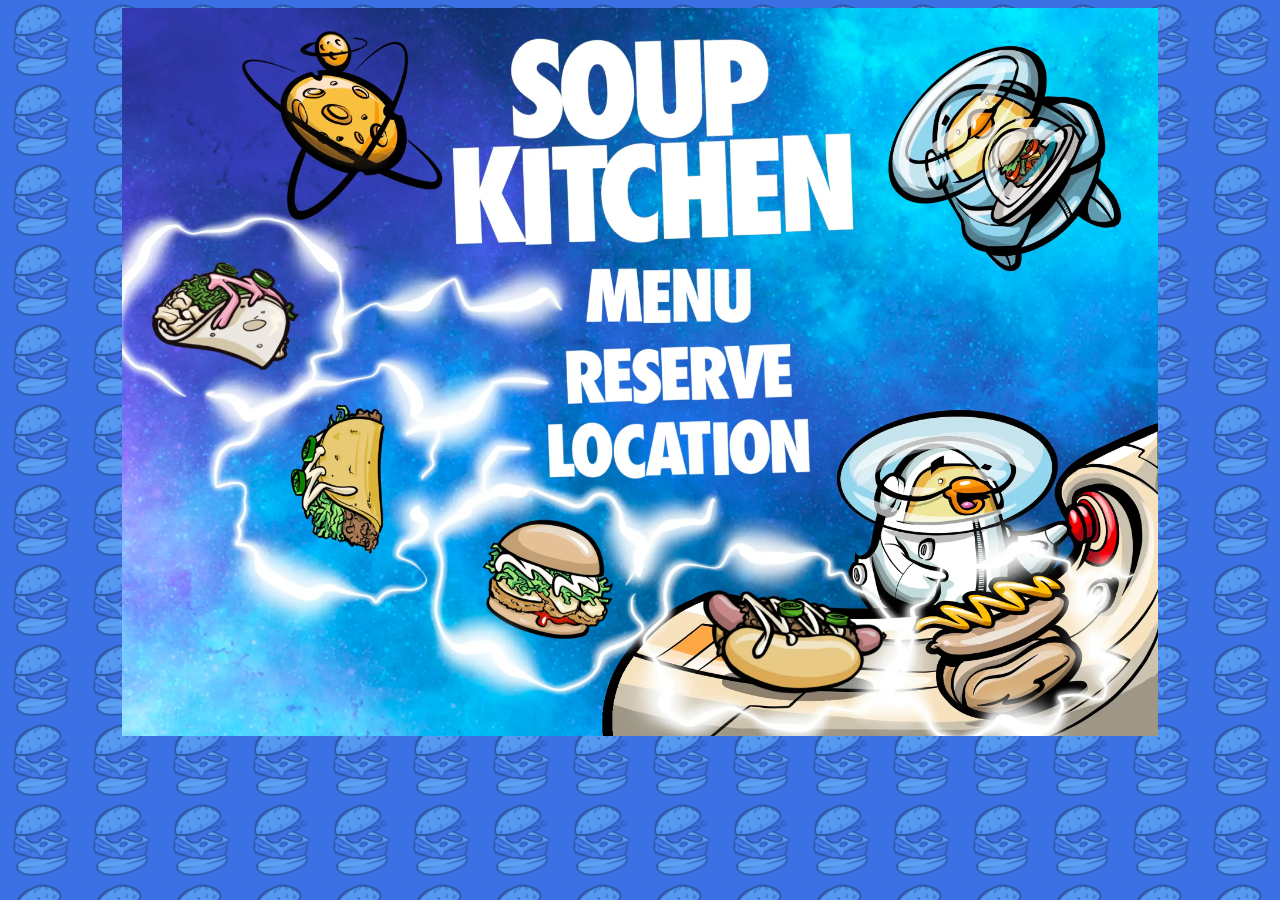
<file: index.html>
<!DOCTYPE html>
<html lang="en">
<head>
    <meta charset="UTF-8">
    <title>Soup Kitchen</title>
    <link rel="stylesheet" href="style/center.css">
</head>
<body class="tile">
<img src="img/index.webp" width="1036" class="center" usemap="#links" alt="">
<map name="links">
    <area shape="rect" id="menu" coords="460,250,650,335" href="menu.html" alt="Menu">
    <area shape="rect" id="rsvp" coords="440,335,690,410" href="rsvp.html" alt="RSVP">
    <area shape="rect" id="where" coords="425,410,710,490" href="where.html" alt="Where?">
</map>
</body>
<script src="js/mobile.js"></script>
<script src="js/center.js"></script>
</html>
</file>
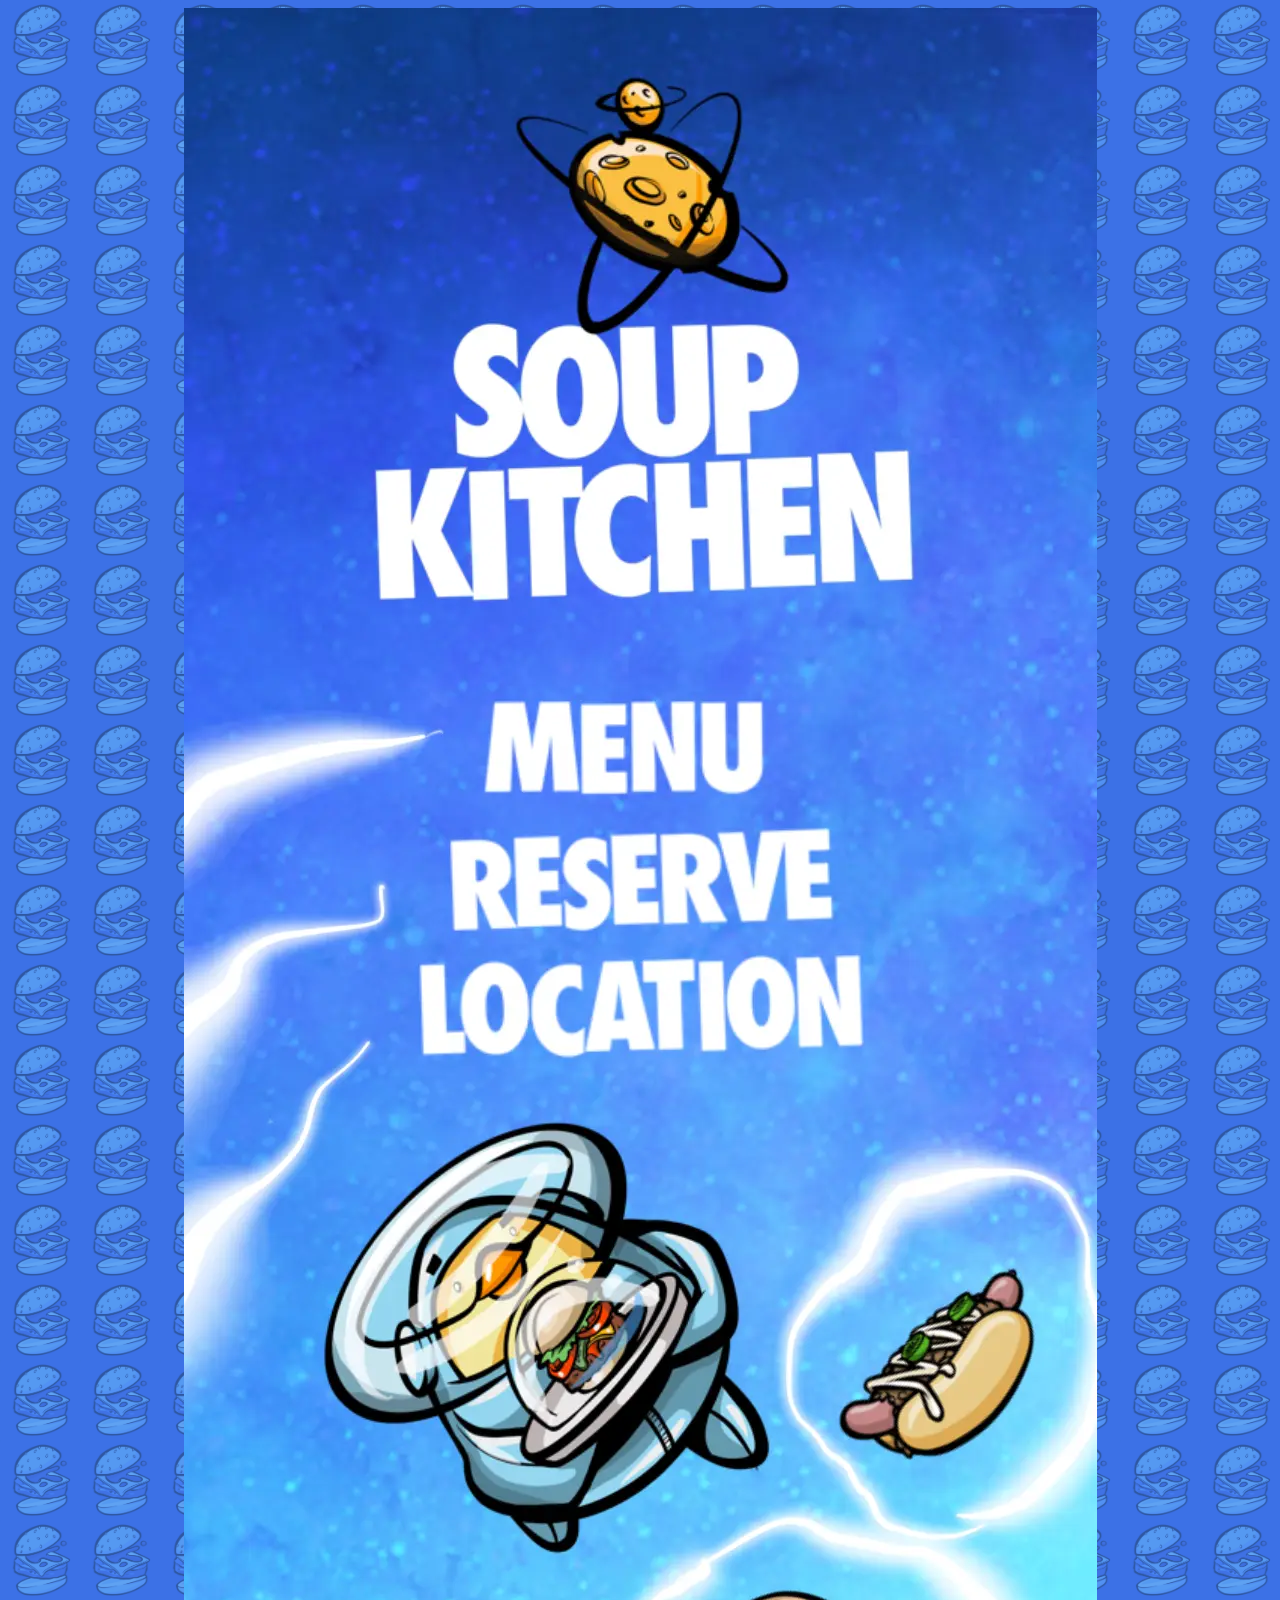
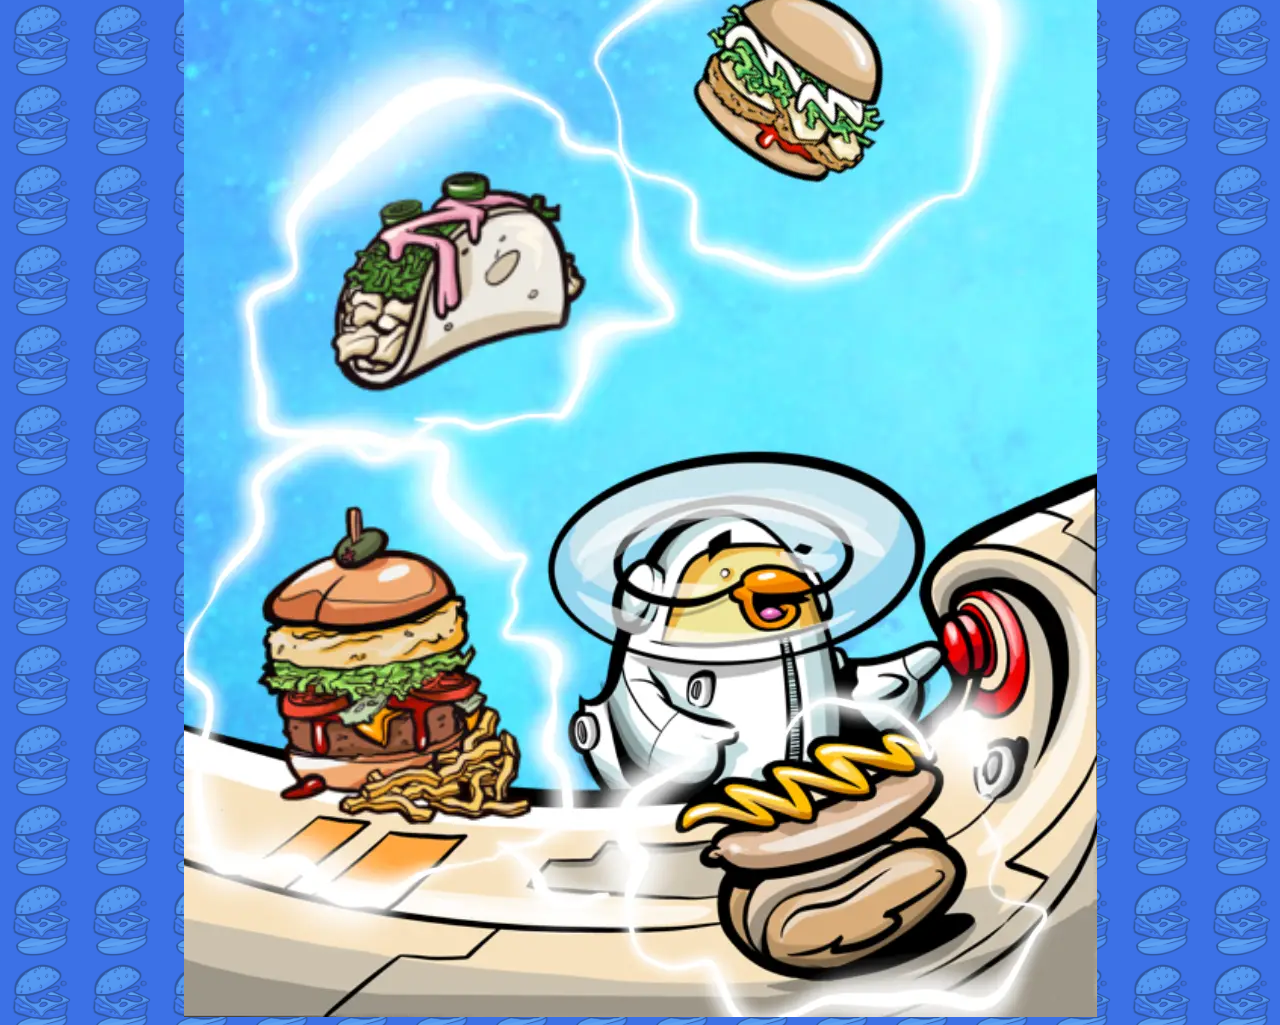
<file: index_mobile.html>
<!DOCTYPE html>
<html lang="en">
<head>
    <meta charset="UTF-8">
    <title>Soup Kitchen</title>
    <link rel="stylesheet" href="style/center.css">
</head>
<body class="tile">
<img src="img/index_mobile.webp" class="center mobile" usemap="#links" alt="">
<map name="links">
    <area shape="rect" id="menu" coords="200,680,690,800" href="menu_mobile.html" alt="Menu">
    <area shape="rect" id="rsvp" coords="200,800,690,930" href="rsvp_mobile.html" alt="RSVP">
    <area shape="rect" id="where" coords="200,930,690,1060" href="where_mobile.html" alt="Where?">
</map>
</body>
</html>
</file>
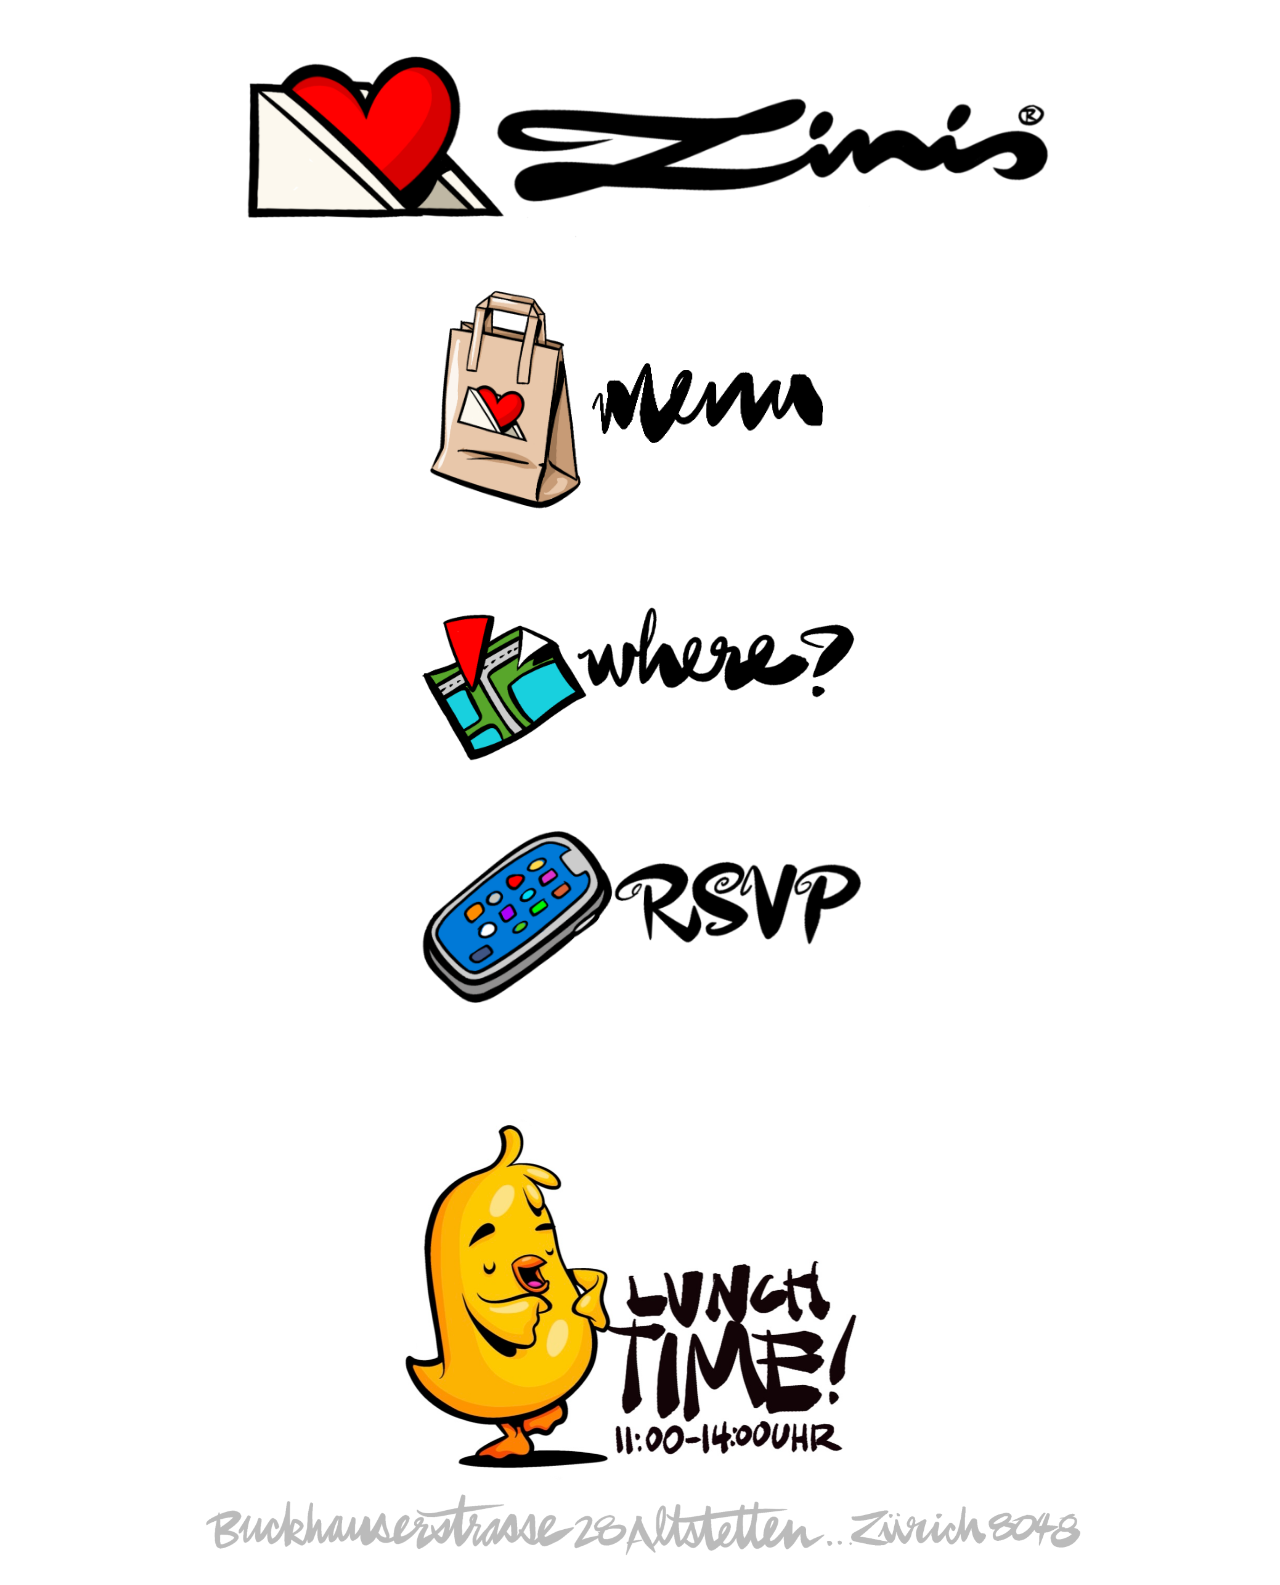
<file: index_test.html>
<!DOCTYPE html>
<html lang="en">
<head>
    <meta charset="UTF-8">
    <title>Soup Kitchen</title>
    <link rel="stylesheet" href="style/stylesheet.css">
</head>
<body>
    <img src="fragments/zinis.png" width="920" class="center" alt="" />
    <img src="img_test/Menu.png" width="480" class="center" alt="" />
    <br>
    <br>
    <img src="img_test/Where.png" width="480" class="center" alt="" />
    <br>
    <br>
    <img src="img_test/RSVP.png" width="480" class="center" alt="" />
    <br>
    <br>
    <br>
    <br>
    <br>
    <img src="img_test/cheeky.png" width="480" class="center" alt="" />
    <img src="img_test/Adress.png" width="920" class="center" alt="" />
</body>
</html>
</file>
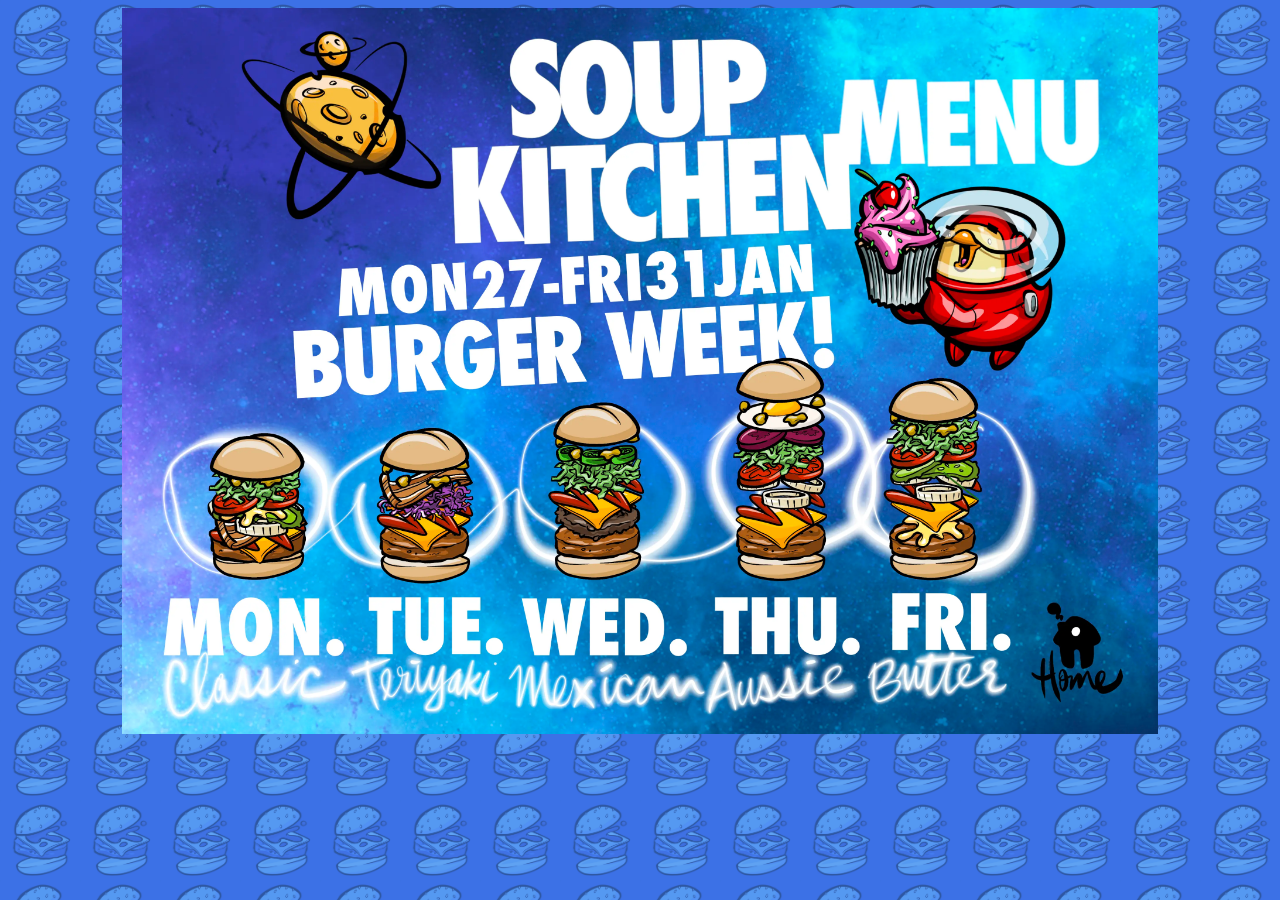
<file: menu.html>
<!DOCTYPE html>
<html lang="en">
<head>
    <meta charset="UTF-8">
    <title>Soup Kitchen</title>
    <link rel="stylesheet" href="style/center.css">
</head>
<body class="tile">
<img src="img/menu.webp" width="1036" class="center" usemap="#links" alt="">
<map name="links">
    <area shape="rect" coords="920,600,1040,720" href="index.html" alt="Home">
</map>
</body>
<script src="js/center.js"></script>
</html>
</file>
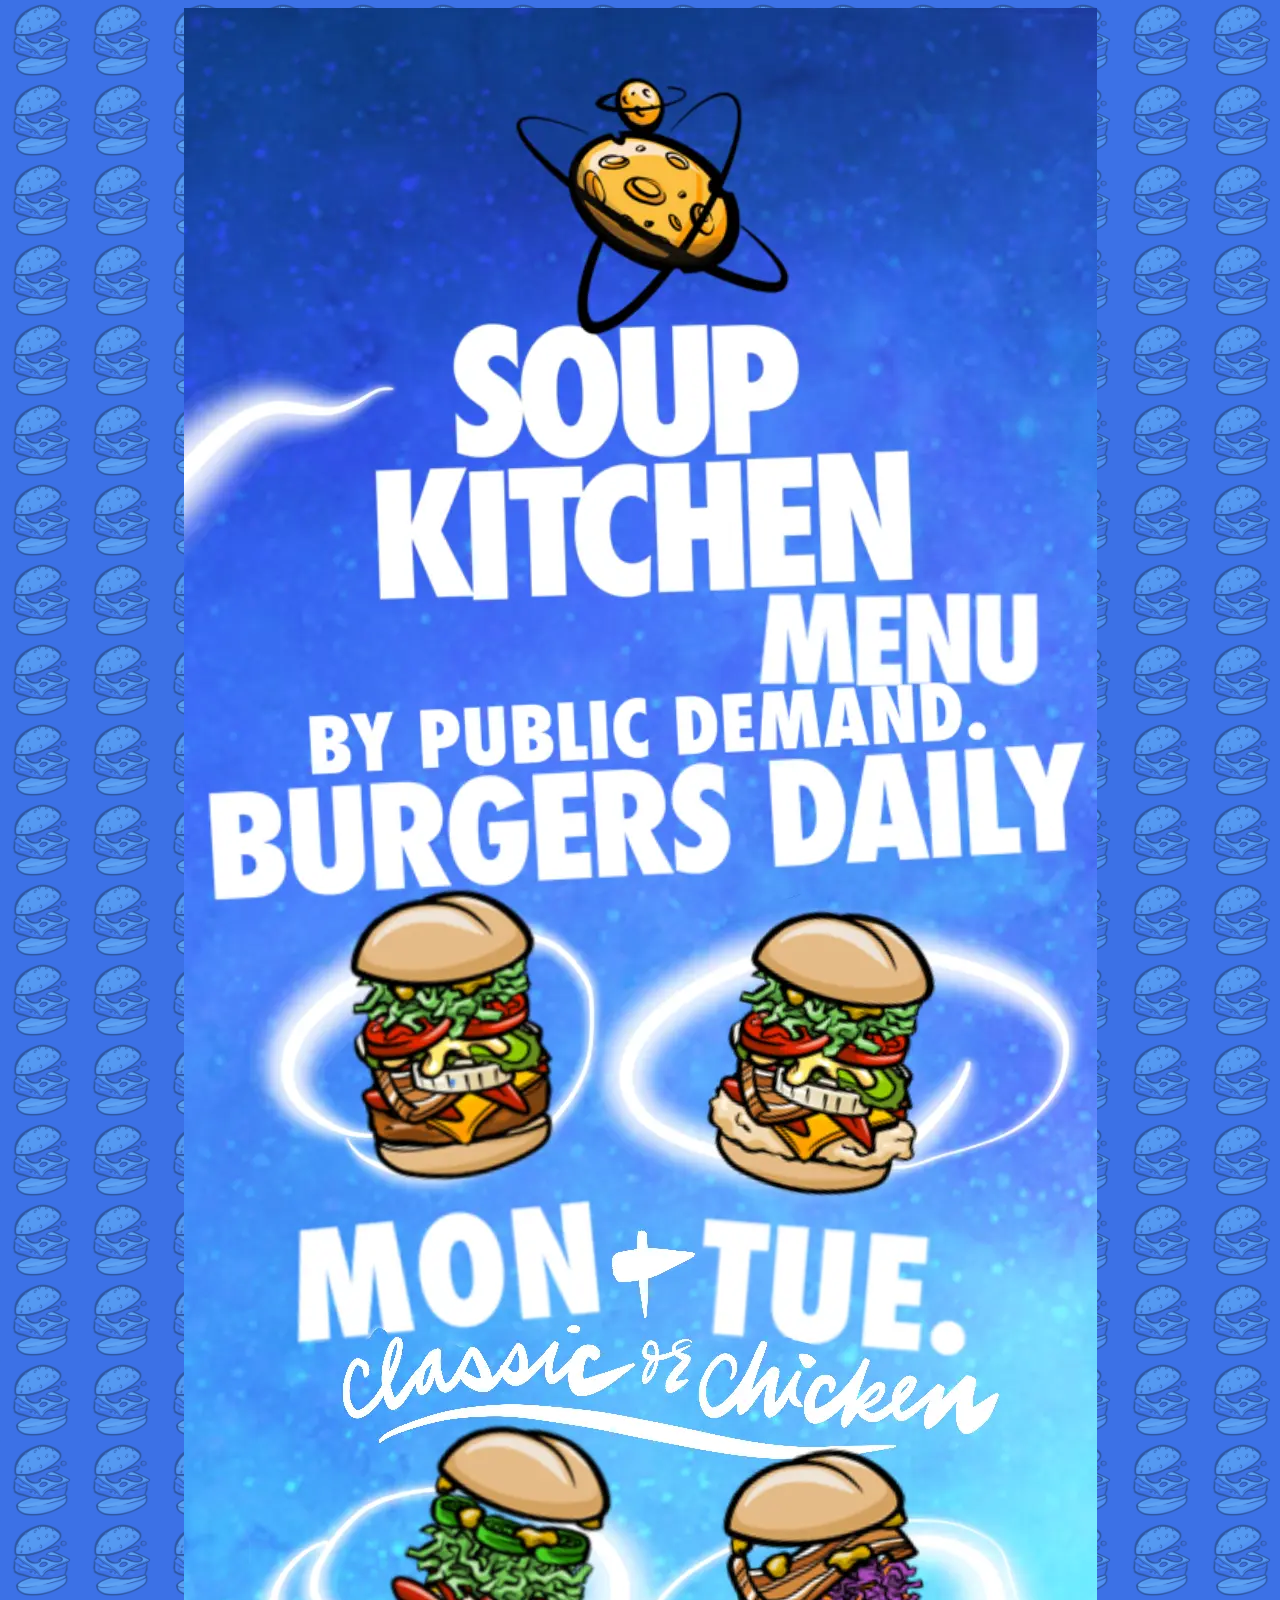
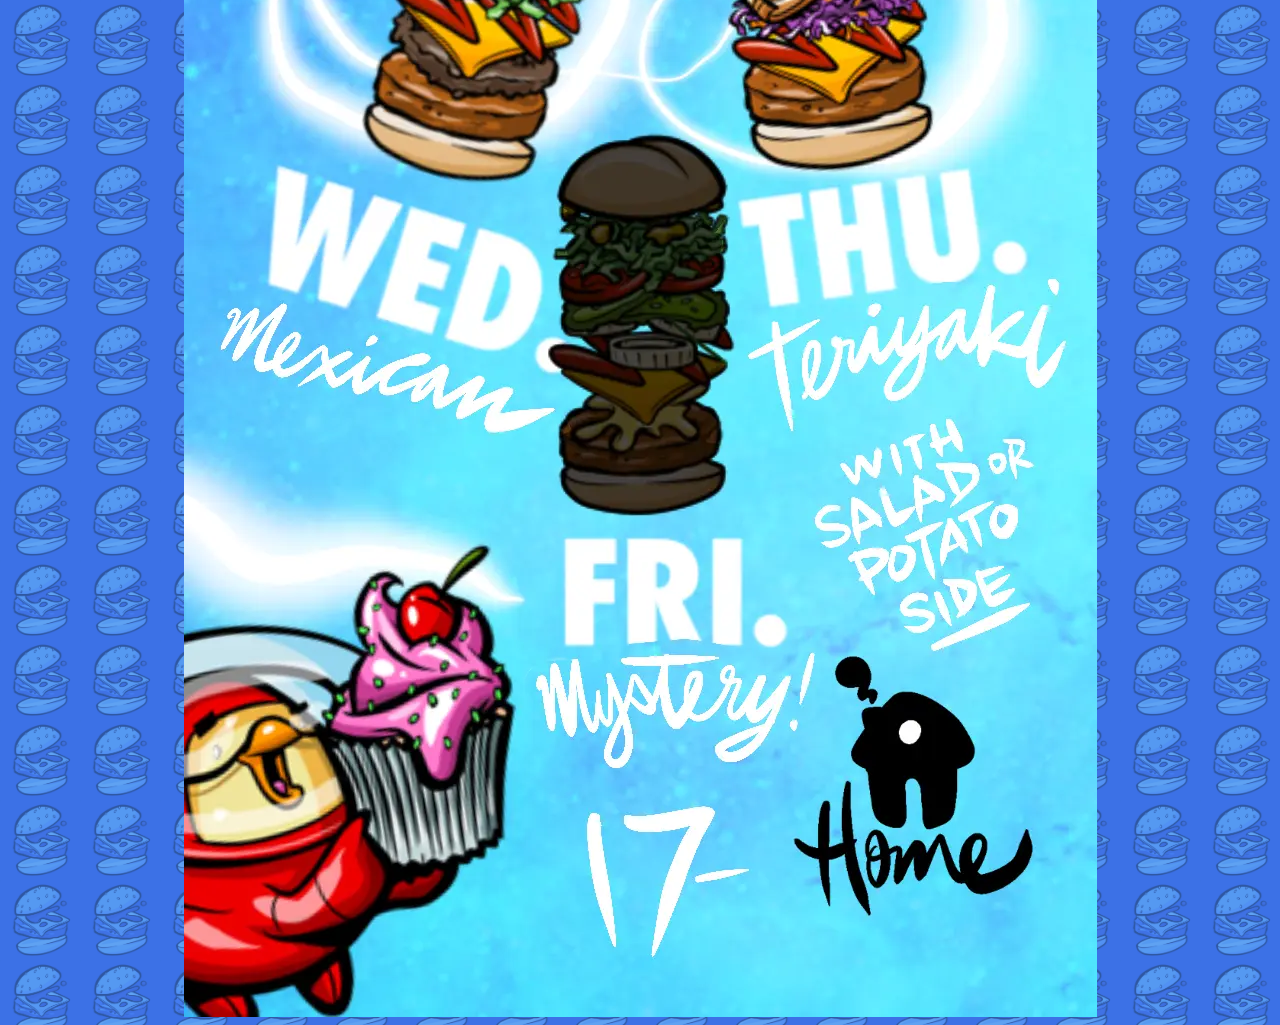
<file: menu_mobile.html>
<!DOCTYPE html>
<html lang="en">
<head>
    <meta charset="UTF-8">
    <title>Soup Kitchen</title>
    <link rel="stylesheet" href="style/center.css">
</head>
<body class="tile">
<img src="img/menu_mobile.webp" class="center mobile" usemap="#links" alt="">
<map name="links">
    <area shape="rect" coords="590,2220,870,2530" href="index_mobile.html" alt="Home">
</map>
</body>
</html>
</file>
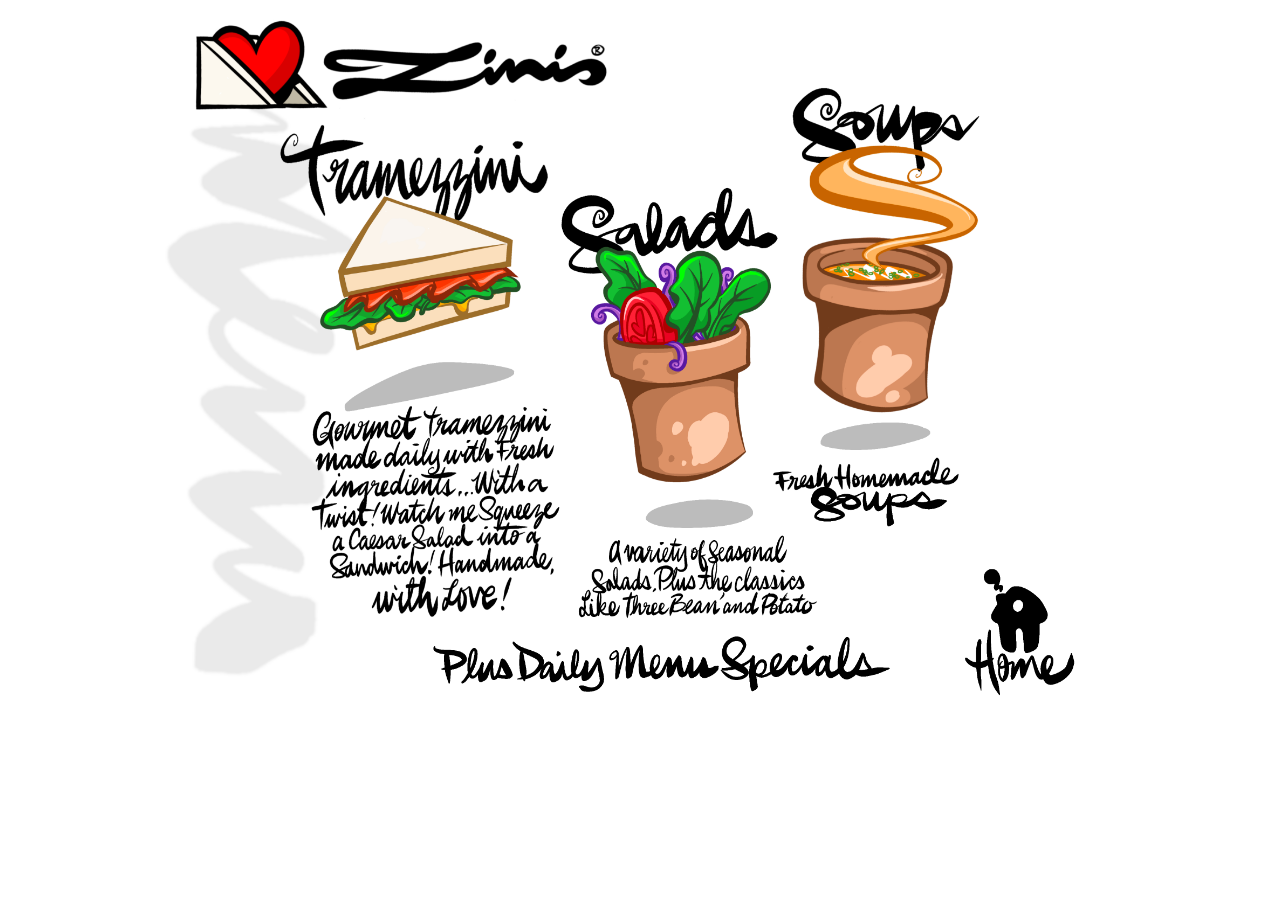
<file: menu_old.html>
<!DOCTYPE html>
<html lang="en">
<head>
    <meta charset="UTF-8">
    <title>Soup Kitchen</title>
    <link rel="stylesheet" href="style/stylesheet.css">
</head>
<body>
<img src="img/menu.png" height="711" width="954" class="center" usemap="#links" alt="">
<map name="links">
    <area shape="rect" coords="800,550,954,711" href="index.html" alt="Home">
</map>
</body>
</html>
</file>
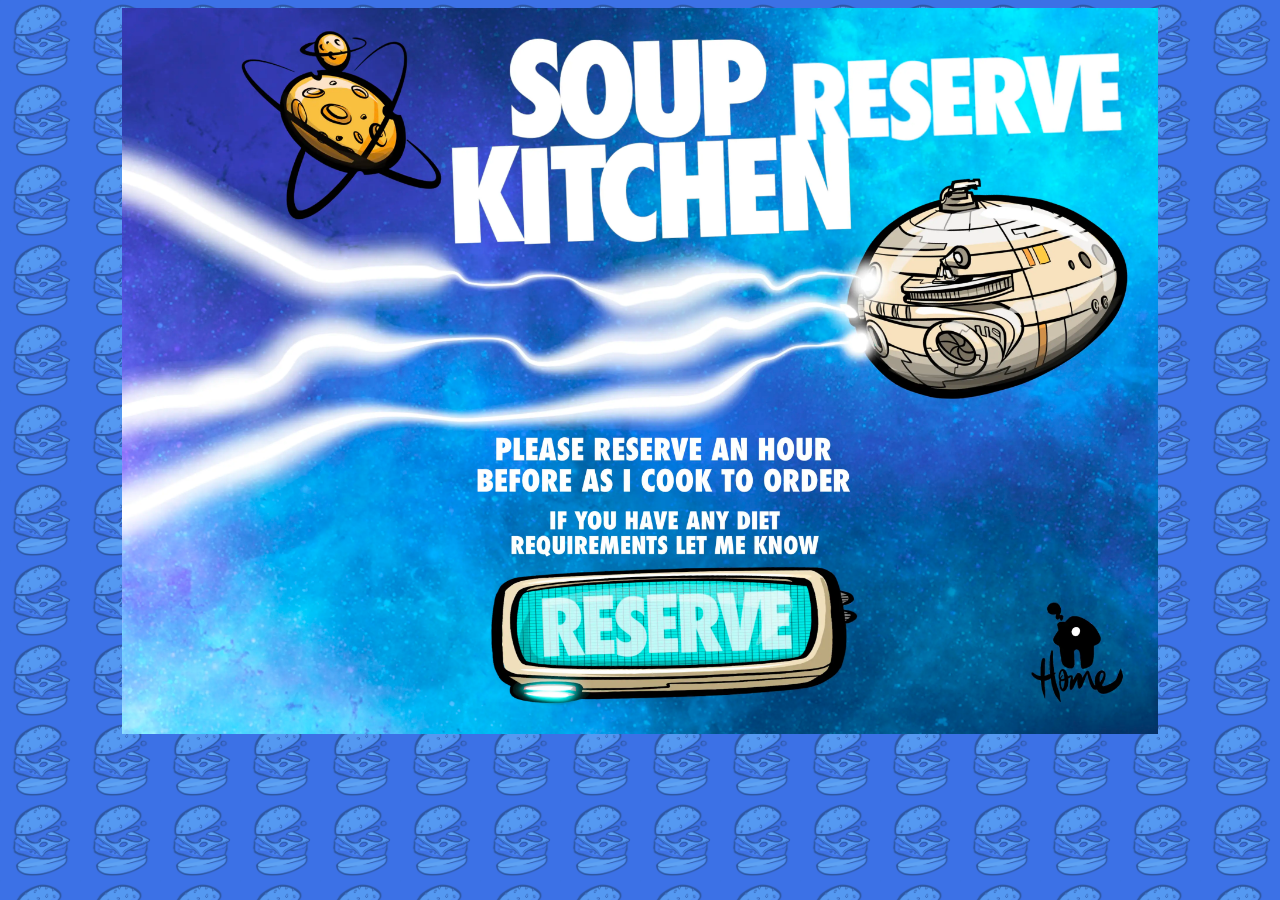
<file: rsvp.html>
<!DOCTYPE html>
<html lang="en">
<head>
    <meta charset="UTF-8">
    <title>Soup Kitchen</title>
    <link rel="stylesheet" href="style/center.css">
</head>
<body class="tile">
    <img src="img/rsvp.webp" width="1036" class="center" usemap="#links" alt="">
    <map name="links">
        <area shape="rect" coords="380,570,720,690" href="mailto:reservation@soupkitchen.info?subject=Reservation" alt="RSVP">
        <area shape="rect" coords="920,600,1040,720" href="index.html" alt="Home">
    </map>
</body>
<script src="js/center.js"></script>
</html>
</file>
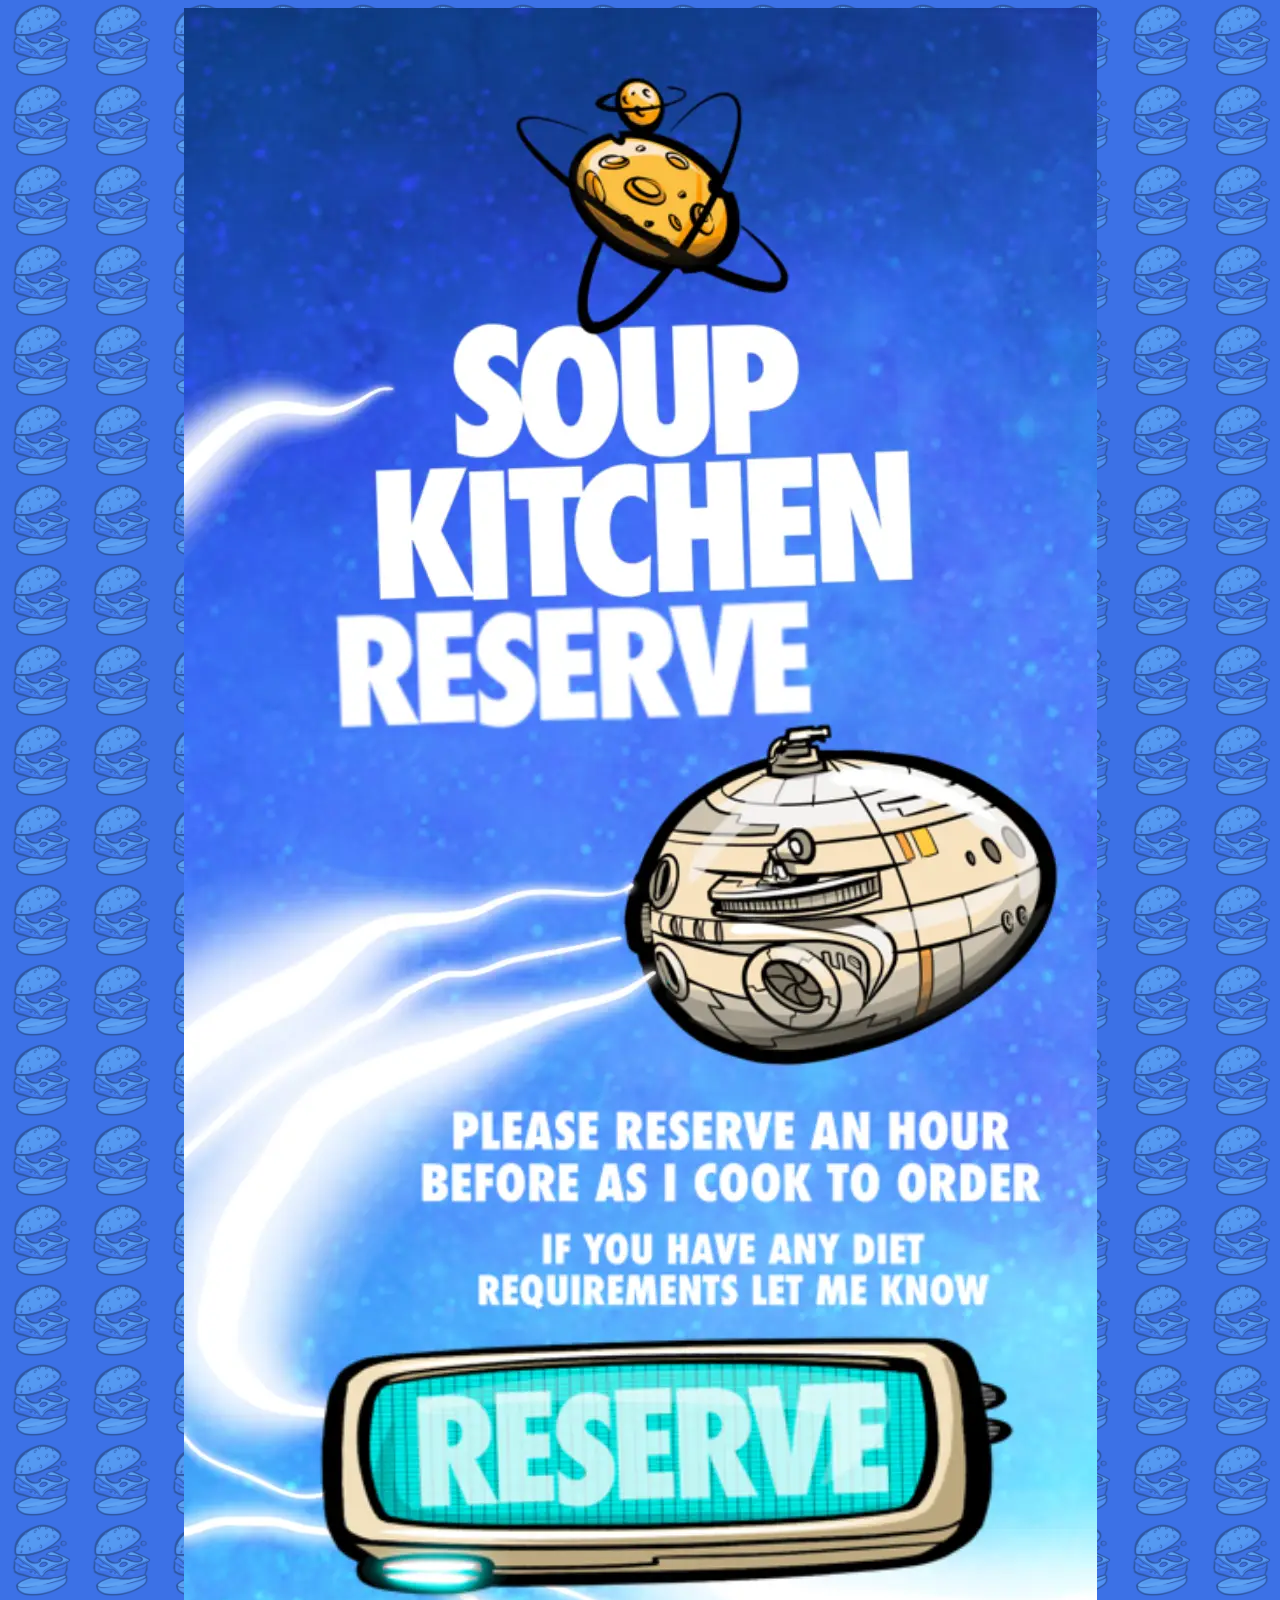
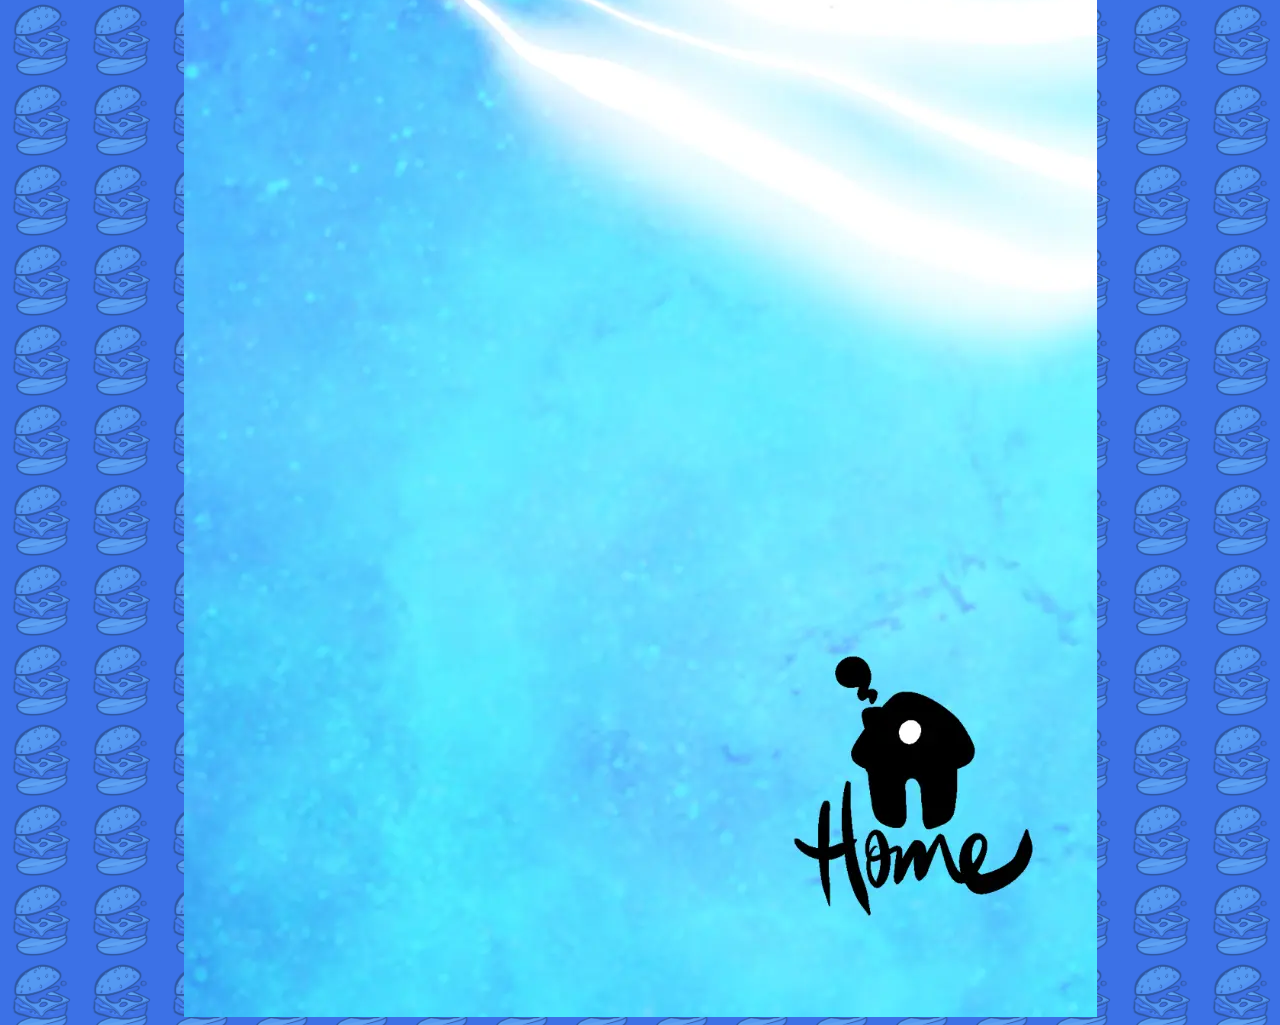
<file: rsvp_mobile.html>
<!DOCTYPE html>
<html lang="en">
<head>
    <meta charset="UTF-8">
    <title>Soup Kitchen</title>
    <link rel="stylesheet" href="style/center.css">
</head>
<body class="tile">
<img src="img/rsvp_mobile.webp" class="center mobile" usemap="#links" alt="">
<map name="links">
    <area shape="rect" coords="150,1330,790,1580" href="mailto:reservation@soupkitchen.info?subject=Reservation" alt="RSVP">
    <area shape="rect" coords="590,2220,870,2530" href="index_mobile.html" alt="Home">
</map>
</body>
</html>
</file>
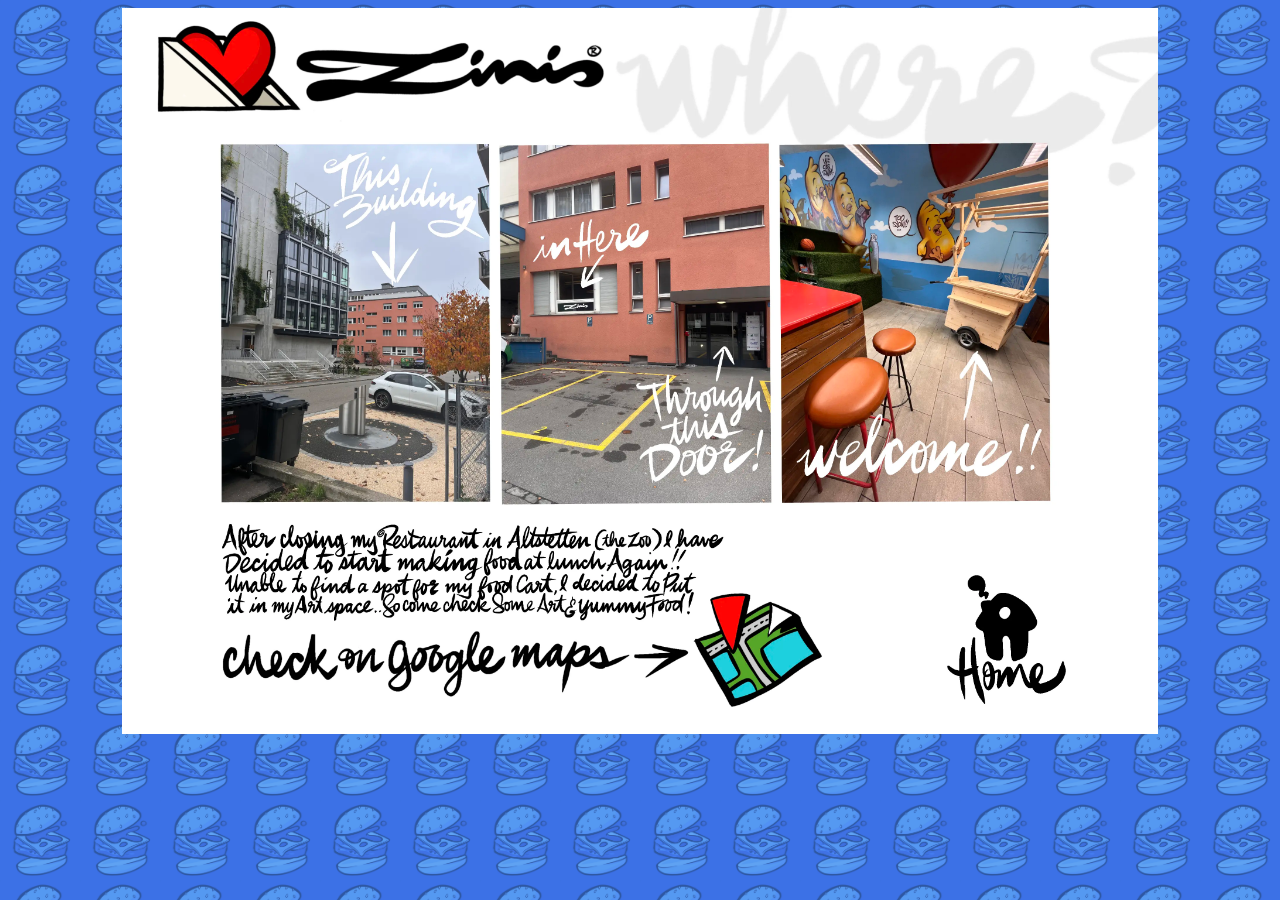
<file: where.html>
<!DOCTYPE html>
<html lang="en">
<head>
    <meta charset="UTF-8">
    <title>Soup Kitchen</title>
    <link rel="stylesheet" href="style/center.css">
</head>
<body class="tile">
    <img src="img/where.webp" width="1036" class="center" usemap="#links" alt="">
    <map name="links">
        <area shape="rect" coords="780,560,900,670" href="https://maps.app.goo.gl/JrjBtwNph9XBfyeX7" target="_blank" alt="Google Maps">
        <area shape="rect" coords="920,600,1040,720" href="index.html" alt="Home">
    </map>
</body>
<script src="js/center.js"></script>
</html>
</file>
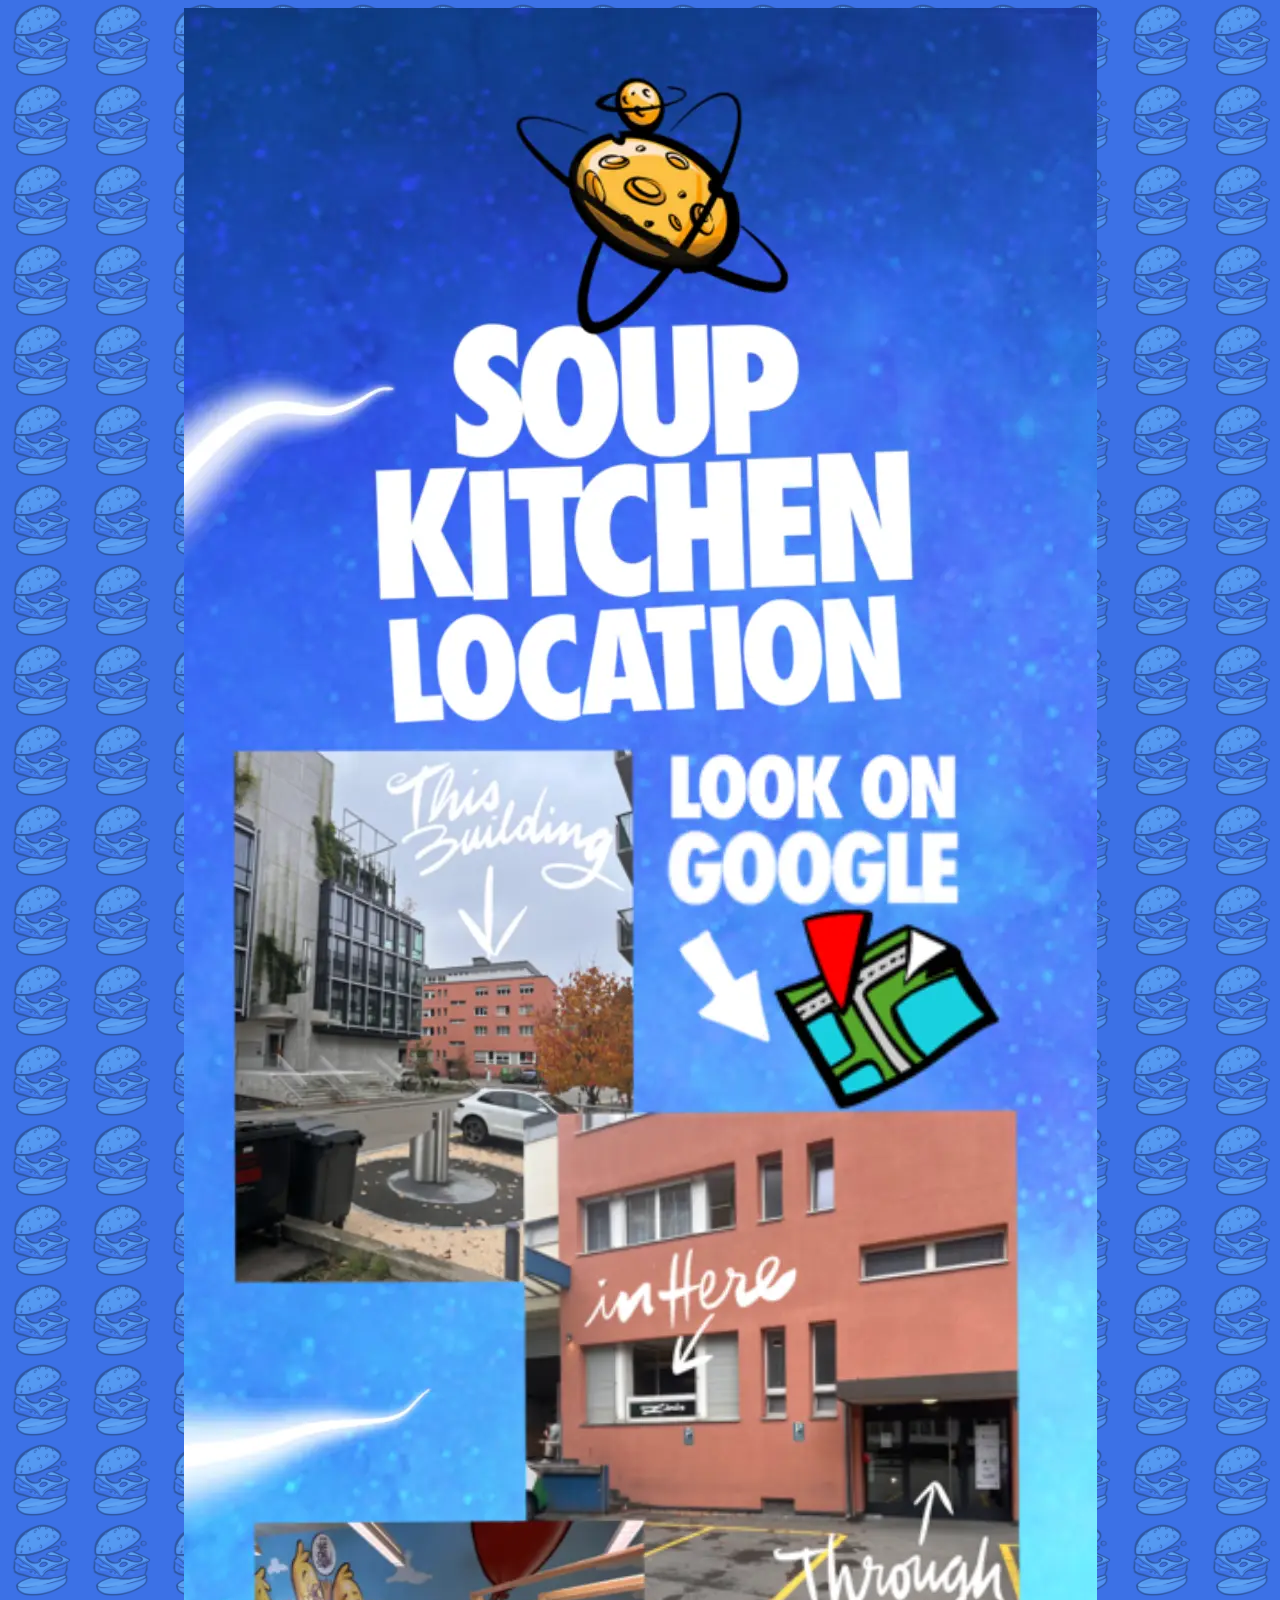
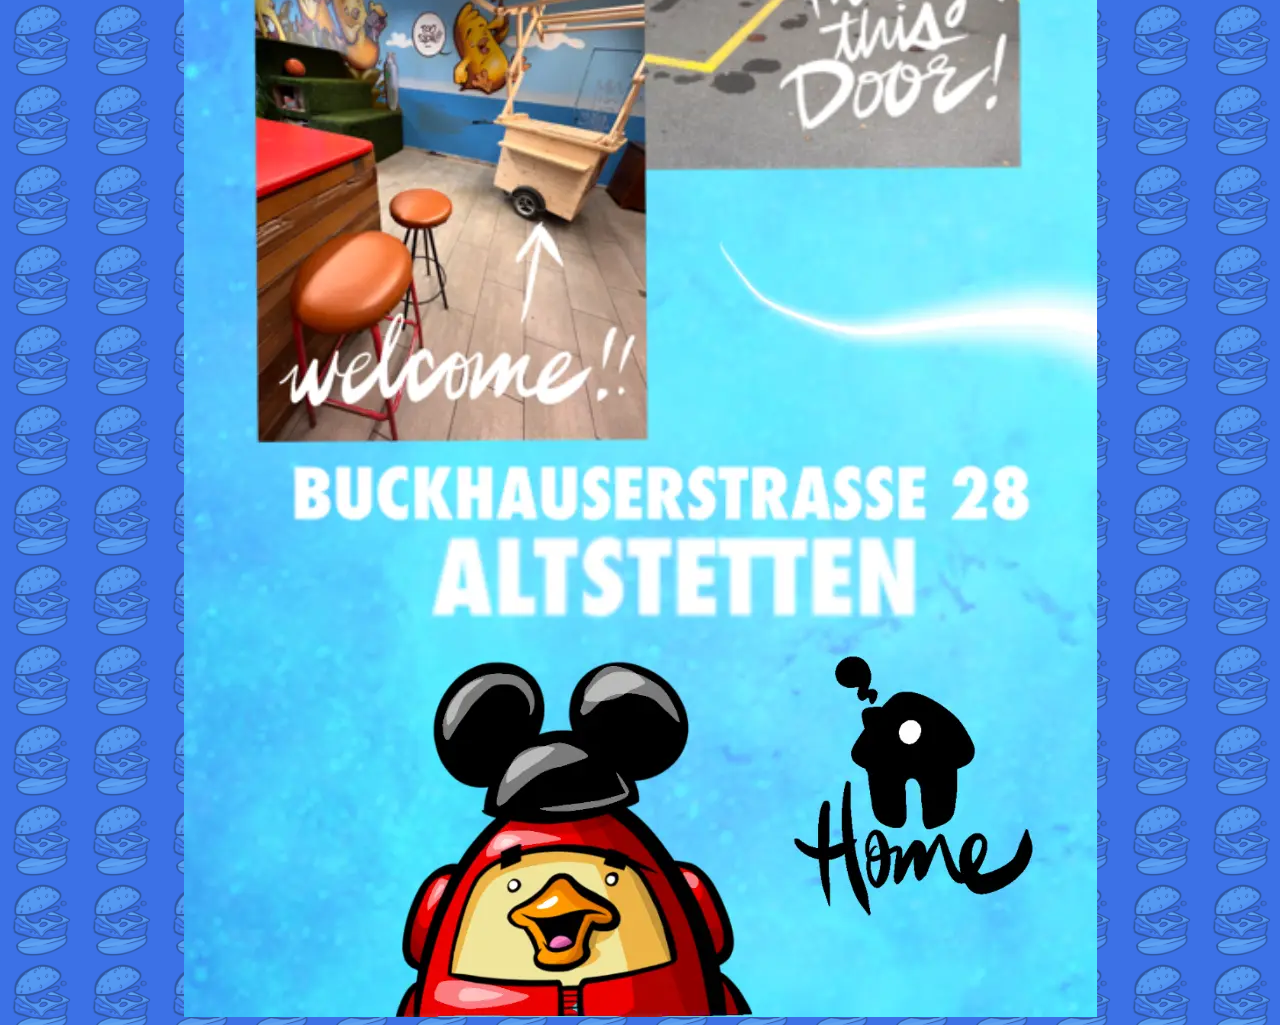
<file: where_mobile.html>
<!DOCTYPE html>
<html lang="en">
<head>
    <meta charset="UTF-8">
    <title>Soup Kitchen</title>
    <link rel="stylesheet" href="style/center.css">
</head>
<body class="tile">
<img src="img/where_mobile.webp" class="center mobile" usemap="#links" alt="">
<map name="links">
    <area shape="rect" coords="480,740,850,1105" href="https://maps.app.goo.gl/JrjBtwNph9XBfyeX7" target="_blank" alt="Google Maps">
    <area shape="rect" coords="590,2220,870,2530" href="index_mobile.html" alt="Home">
</map>
</body>
</html>
</file>
<file: style/center.css>
.center {
    display: block;
    margin-left: auto;
    margin-right: auto
}

.mobile {
    width: 913px;
}

body {
    user-select: none;
    -webkit-touch-callout: none;
    -webkit-user-select: none;
    -moz-user-select: none;
    -ms-user-select: none;
}

.tile {
    background-image: url('../img/tile.webp');
    background-size: 80px;
}
</file>
<file: style/stylesheet.css>
.center {
    display: block;
    margin-left: auto;
    margin-right: auto
}
.wallpaper {
    max-width: max-content;
    margin: auto;
    background-image: url("../icons/Back.png");
    background-size: contain;
    background-repeat: no-repeat;
    background-position-x: center;
}
</file>
